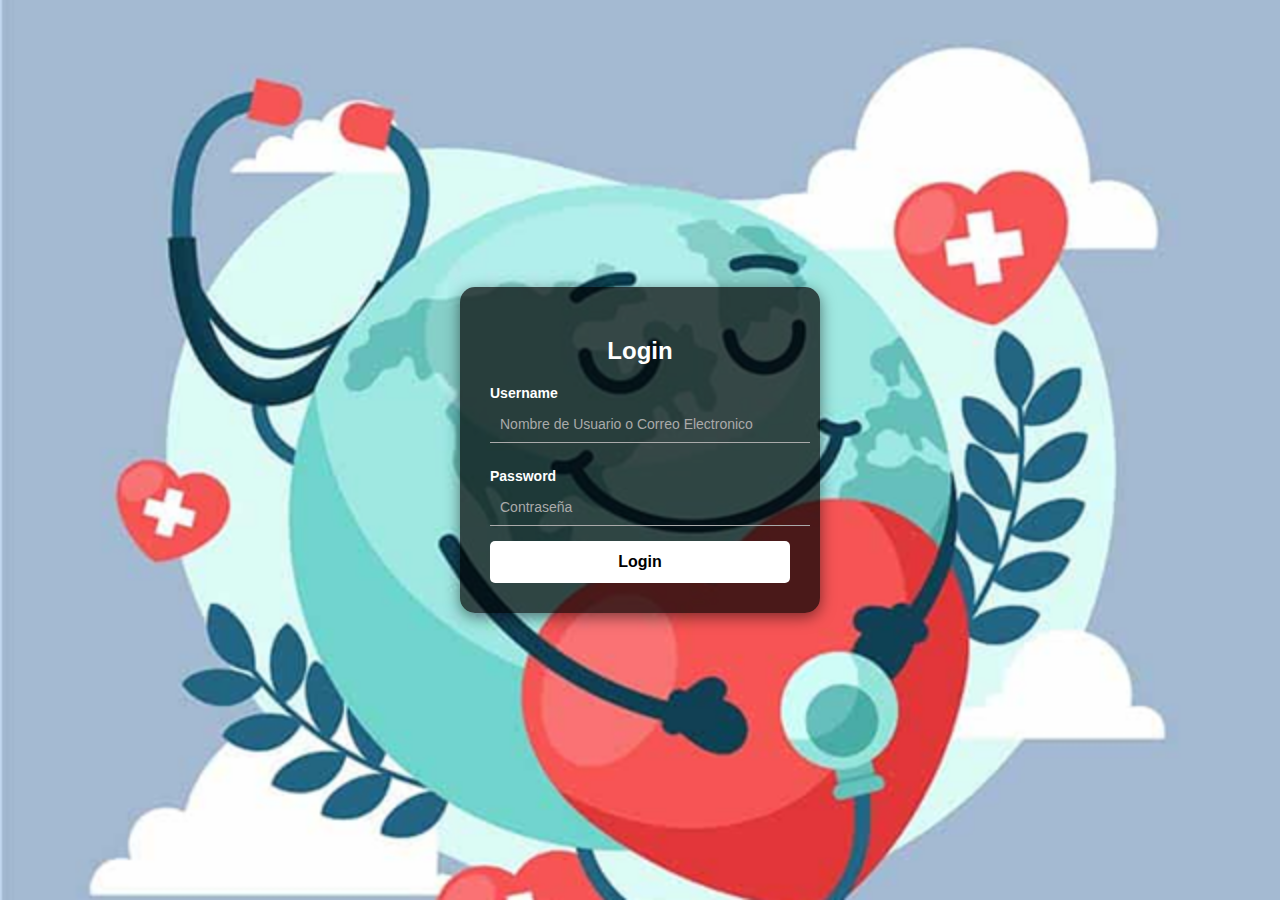
<file: index.html>
<!DOCTYPE html>
<html lang="es">

<head>
    <meta charset="UTF-8">
    <meta name="viewport" content="width=device-width, initial-scale=1.0">
    <title>Login</title>
    <link rel="stylesheet" href="css/login.css">
</head>

<body>
    <div class="login-container">
        <h2>Login</h2>
        <form id="loginForm">
            <label for="username">Username</label>
            <input type="email" id="username" placeholder="Nombre de Usuario o Correo Electronico" required>

            <label for="password">Password</label>
            <input type="password" id="password" placeholder="Contraseña" required>

            <button type="submit">Login</button>
        </form>
    </div>
    <script src="javascript/login.js"></script>
</body>


</html>
</file>
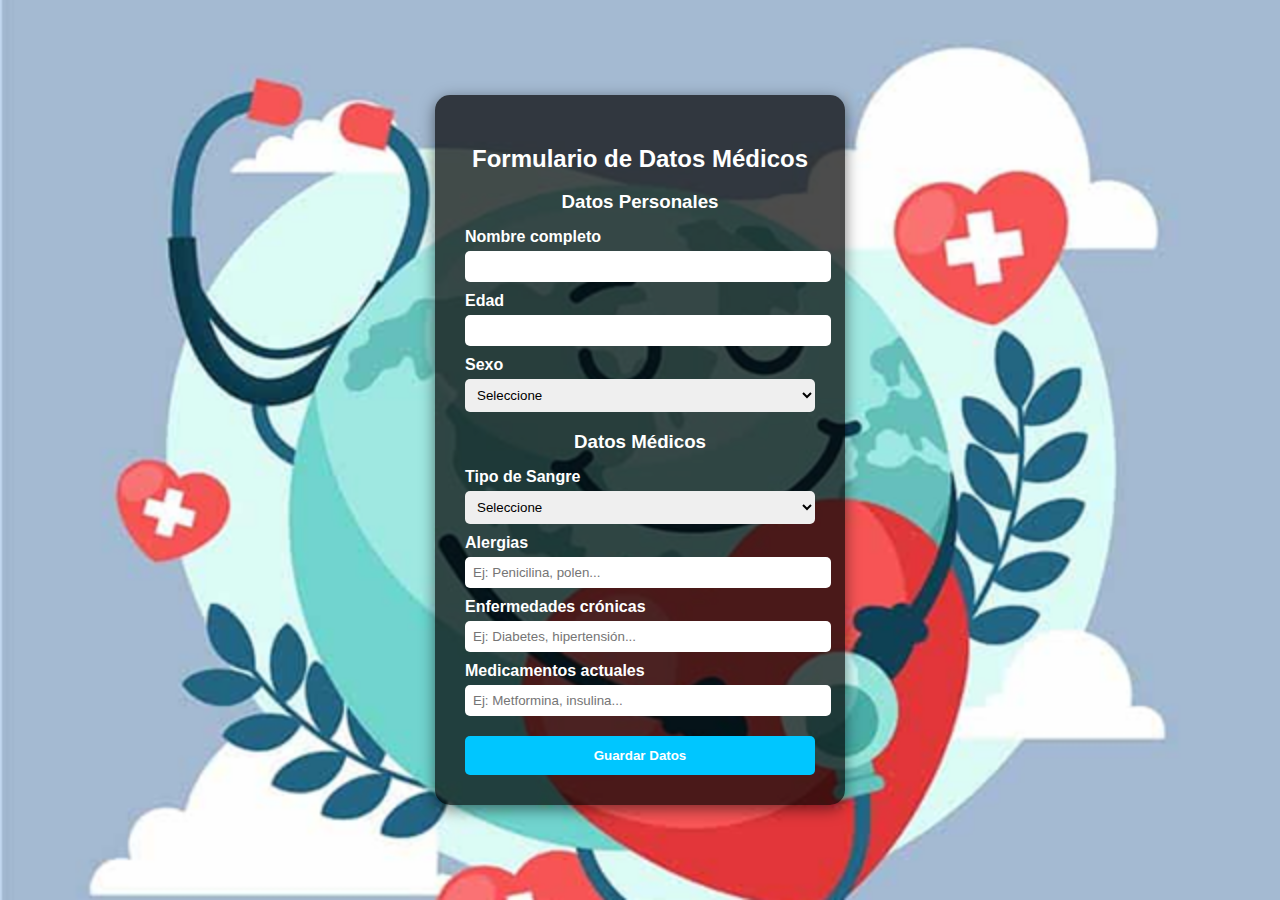
<file: datos-medicos.html>
<!DOCTYPE html>
<html lang="es">

<head>
    <meta charset="UTF-8">
    <meta name="viewport" content="width=device-width, initial-scale=1.0">
    <title>Datos Médicos</title>
    <link rel="stylesheet" href="css/datos-medicos.css">
</head>

<body>
    <div class="form-container">
        <h2>Formulario de Datos Médicos</h2>
        <form id="medicosForm">
            <h3>Datos Personales</h3>
            <label for="nombre">Nombre completo</label>
            <input type="text" id="nombre" required>

            <label for="edad">Edad</label>
            <input type="number" id="edad" min="0" required>

            <label for="sexo">Sexo</label>
            <select id="sexo" required>
                <option value="">Seleccione</option>
                <option value="M">Masculino</option>
                <option value="F">Femenino</option>
                <option value="O">Otro</option>
            </select>

            <h3>Datos Médicos</h3>
            <label for="sangre">Tipo de Sangre</label>
            <select id="sangre" required>
                <option value="">Seleccione</option>
                <option value="A+">A+</option>
                <option value="A-">A-</option>
                <option value="B+">B+</option>
                <option value="B-">B-</option>
                <option value="AB+">AB+</option>
                <option value="AB-">AB-</option>
                <option value="O+">O+</option>
                <option value="O-">O-</option>
            </select>

            <label for="alergias">Alergias</label>
            <input type="text" id="alergias" placeholder="Ej: Penicilina, polen...">

            <label for="enfermedades">Enfermedades crónicas</label>
            <input type="text" id="enfermedades" placeholder="Ej: Diabetes, hipertensión...">

            <label for="medicamentos">Medicamentos actuales</label>
            <input type="text" id="medicamentos" placeholder="Ej: Metformina, insulina...">

            <button type="submit">Guardar Datos</button>
        </form>
    </div>
    <script src="javascript/datos-medicos.js"></script>
</body>


</html>
</file>
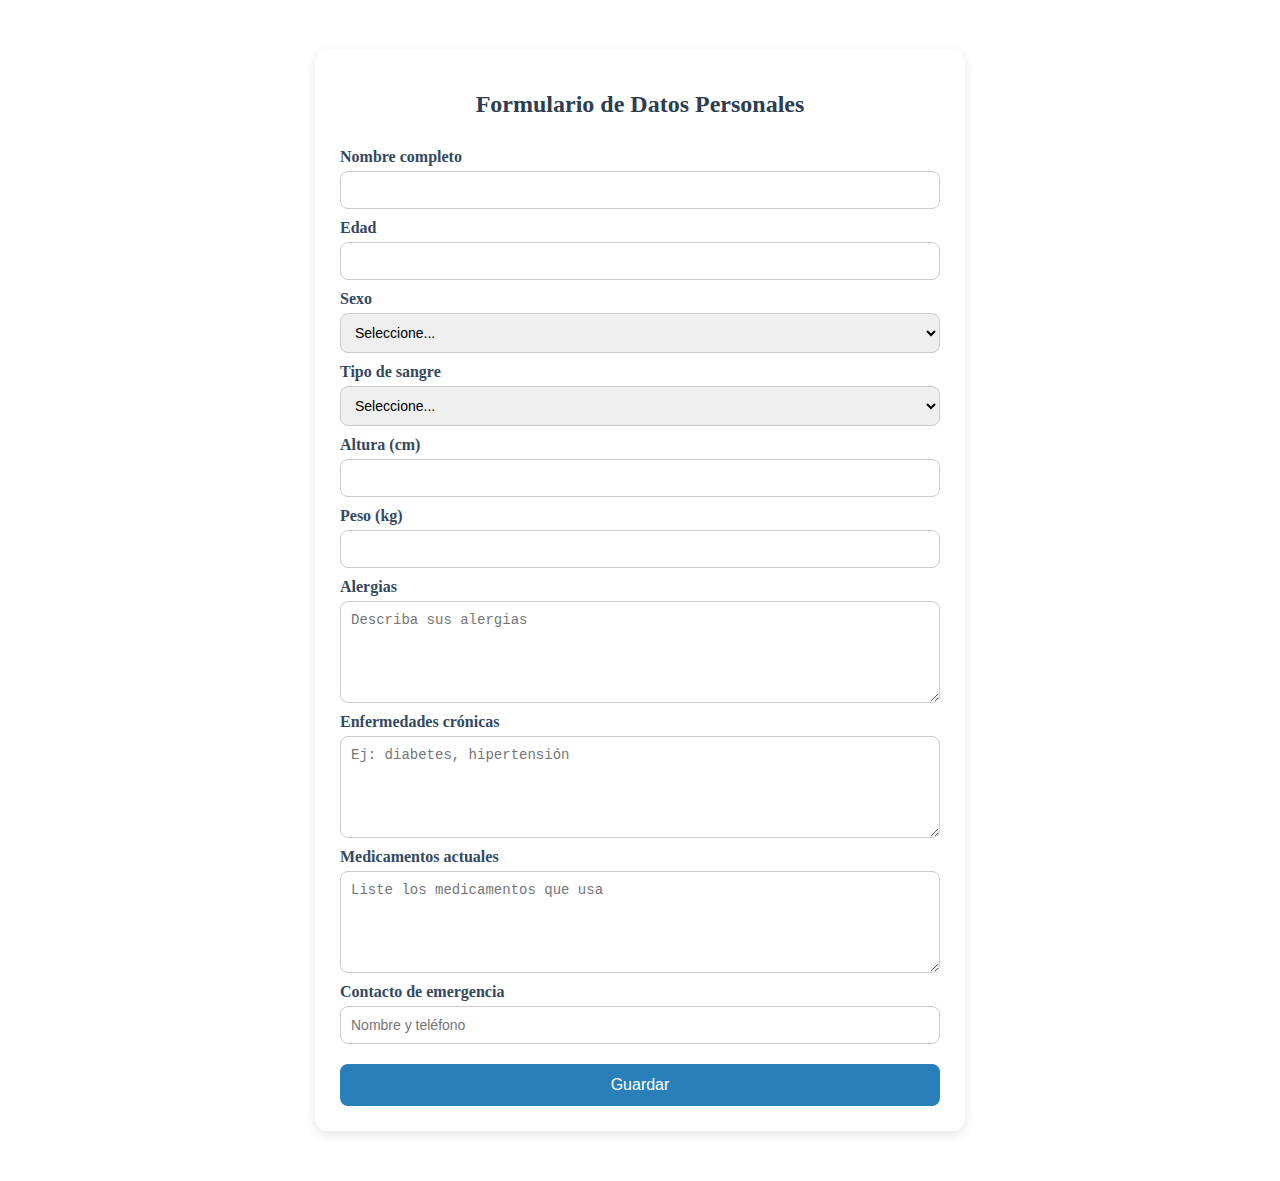
<file: datos-personales.html>
<!DOCTYPE html>
<html lang="es">
<head>
    <meta charset="UTF-8">
    <meta name="viewport" content="width=device-width, initial-scale=1.0">
    <title>Datos Médicos</title>
    <link rel="stylesheet" href="css/datos-personales.css">
</head>
<body>
    <div class="container">
        <h1>Formulario de Datos Personales</h1>
        <form action="#" method="post" class="form-datos">
            
            <label for="nombre">Nombre completo</label>
            <input type="text" id="nombre" name="nombre" required>

            <label for="edad">Edad</label>
            <input type="number" id="edad" name="edad" min="0" required>

            <label for="sexo">Sexo</label>
            <select id="sexo" name="sexo" required>
                <option value="">Seleccione...</option>
                <option value="masculino">Masculino</option>
                <option value="femenino">Femenino</option>
            </select>

            <label for="sangre">Tipo de sangre</label>
            <select id="sangre" name="sangre" required>
                <option value="">Seleccione...</option>
                <option value="A+">A+</option>
                <option value="A-">A-</option>
                <option value="B+">B+</option>
                <option value="B-">B-</option>
                <option value="O+">O+</option>
                <option value="O-">O-</option>
                <option value="AB+">AB+</option>
                <option value="AB-">AB-</option>
            </select>

            <label for="altura">Altura (cm)</label>
            <input type="number" id="altura" name="altura" min="0">

            <label for="peso">Peso (kg)</label>
            <input type="number" id="peso" name="peso" min="0">

            <label for="alergias">Alergias</label>
            <textarea id="alergias" name="alergias" placeholder="Describa sus alergias"></textarea>

            <label for="cronicas">Enfermedades crónicas</label>
            <textarea id="cronicas" name="cronicas" placeholder="Ej: diabetes, hipertensión"></textarea>

            <label for="medicamentos">Medicamentos actuales</label>
            <textarea id="medicamentos" name="medicamentos" placeholder="Liste los medicamentos que usa"></textarea>

            <label for="emergencia">Contacto de emergencia</label>
            <input type="text" id="emergencia" name="emergencia" placeholder="Nombre y teléfono">

            <button type="submit" class="btn">Guardar</button>
        </form>
    </div>
</body>
</html>
</file>
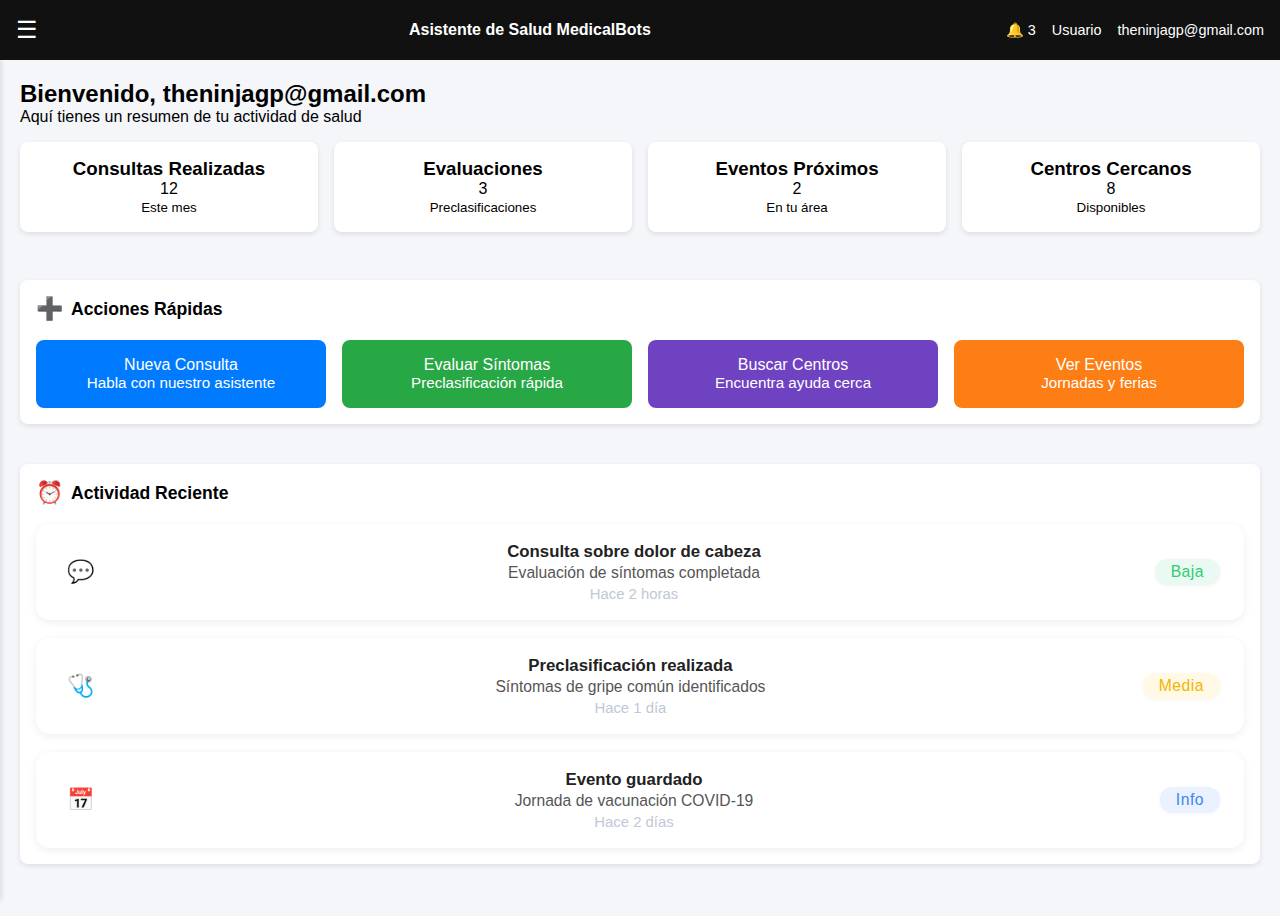
<file: lobby.html>
<!DOCTYPE html>
<html lang="es">

<head>
    <meta charset="UTF-8">
    <meta name="viewport" content="width=device-width, initial-scale=1.0">
    <title>Lobby - Asistente Virtual de Salud</title>
    <link rel="stylesheet" href="/css/lobby.css">
</head>

<body>
    <!-- Topbar -->
    <header class="topbar">
        <button id="toggle-btn" class="toggle-btn">☰</button>
        <div class="topbar-text">
            <span class="title">Asistente de Salud MedicalBots</span>
        </div>
        <div class="user-info">
            <span>🔔 3</span>
            <span>Usuario</span>
            <span>theninjagp@gmail.com</span>
        </div>
    </header>

    <!-- Sidebar (oculto por defecto) -->
    <aside class="sidebar" id="sidebar">
        <nav class="menu">
            <a href="index.html">Inicio</a>
            <a href="chatbot.html">Chatbot</a>
            <a href="preclasificacion">Preclasificación</a>
            <a href="unidad-cercana.html">Centros de Salud</a>
            <a href="calendario.html">Eventos</a>
            <a href="datos-personales.html">Información</a>
            <a href="historial">Mi Actividad</a>
        </nav>
    </aside>

    <!-- Main content -->
    <div class="main">
        <section class="dashboard">
            <h2>Bienvenido, theninjagp@gmail.com</h2>
            <p>Aquí tienes un resumen de tu actividad de salud</p>

            <div class="cards">
                <div class="card">
                    <h3>Consultas Realizadas</h3>
                    <p>12</p>
                    <small>Este mes</small>
                </div>
                <div class="card">
                    <h3>Evaluaciones</h3>
                    <p>3</p>
                    <small>Preclasificaciones</small>
                </div>
                <div class="card">
                    <h3>Eventos Próximos</h3>
                    <p>2</p>
                    <small>En tu área</small>
                </div>
                <div class="card">
                    <h3>Centros Cercanos</h3>
                    <p>8</p>
                    <small>Disponibles</small>
                </div>
            </div>

            <div class="card card-acciones">
                <h3 style="display:flex;align-items:center;font-size:1.1rem;margin-bottom:18px;"><span style="font-size:22px;margin-right:8px;">➕</span> Acciones Rápidas</h3>
                <div class="quick-actions">
                    <button class="blue">Nueva Consulta<br><span style="font-size:0.95em;font-weight:normal;">Habla con nuestro asistente</span></button>
                    <button class="green">Evaluar Síntomas<br><span style="font-size:0.95em;font-weight:normal;">Preclasificación rápida</span></button>
                    <button class="purple">Buscar Centros<br><span style="font-size:0.95em;font-weight:normal;">Encuentra ayuda cerca</span></button>
                    <button class="orange">Ver Eventos<br><span style="font-size:0.95em;font-weight:normal;">Jornadas y ferias</span></button>
                </div>
            </div>

            <div class="card card-actividad">
                <h3 style="display:flex;align-items:center;font-size:1.1rem;margin-bottom:18px;"><span style="font-size:22px;margin-right:8px;">⏰</span> Actividad Reciente</h3>
                <div class="actividad-lista">
                    <div class="actividad-tarjeta">
                        <div class="actividad-izq">
                            <div class="actividad-icono"><span style="font-size:22px;color:#bfc8d7;">💬</span></div>
                        </div>
                        <div class="actividad-centro">
                            <div class="actividad-titulo">Consulta sobre dolor de cabeza</div>
                            <div class="actividad-desc">Evaluación de síntomas completada</div>
                            <div class="actividad-fecha">Hace 2 horas</div>
                        </div>
                        <div class="actividad-der">
                            <span class="actividad-estado baja">Baja</span>
                        </div>
                    </div>
                    <div class="actividad-tarjeta">
                        <div class="actividad-izq">
                            <div class="actividad-icono"><span style="font-size:22px;color:#bfc8d7;">🩺</span></div>
                        </div>
                        <div class="actividad-centro">
                            <div class="actividad-titulo">Preclasificación realizada</div>
                            <div class="actividad-desc">Síntomas de gripe común identificados</div>
                            <div class="actividad-fecha">Hace 1 día</div>
                        </div>
                        <div class="actividad-der">
                            <span class="actividad-estado media">Media</span>
                        </div>
                    </div>
                    <div class="actividad-tarjeta">
                        <div class="actividad-izq">
                            <div class="actividad-icono"><span style="font-size:22px;color:#bfc8d7;">📅</span></div>
                        </div>
                        <div class="actividad-centro">
                            <div class="actividad-titulo">Evento guardado</div>
                            <div class="actividad-desc">Jornada de vacunación COVID-19</div>
                            <div class="actividad-fecha">Hace 2 días</div>
                        </div>
                        <div class="actividad-der">
                            <span class="actividad-estado info">Info</span>
                        </div>
                    </div>
                </div>
            </div>
        </section>
    </div>

    <script src="/js/lobby.js"></script>
</body>

</html>
</file>
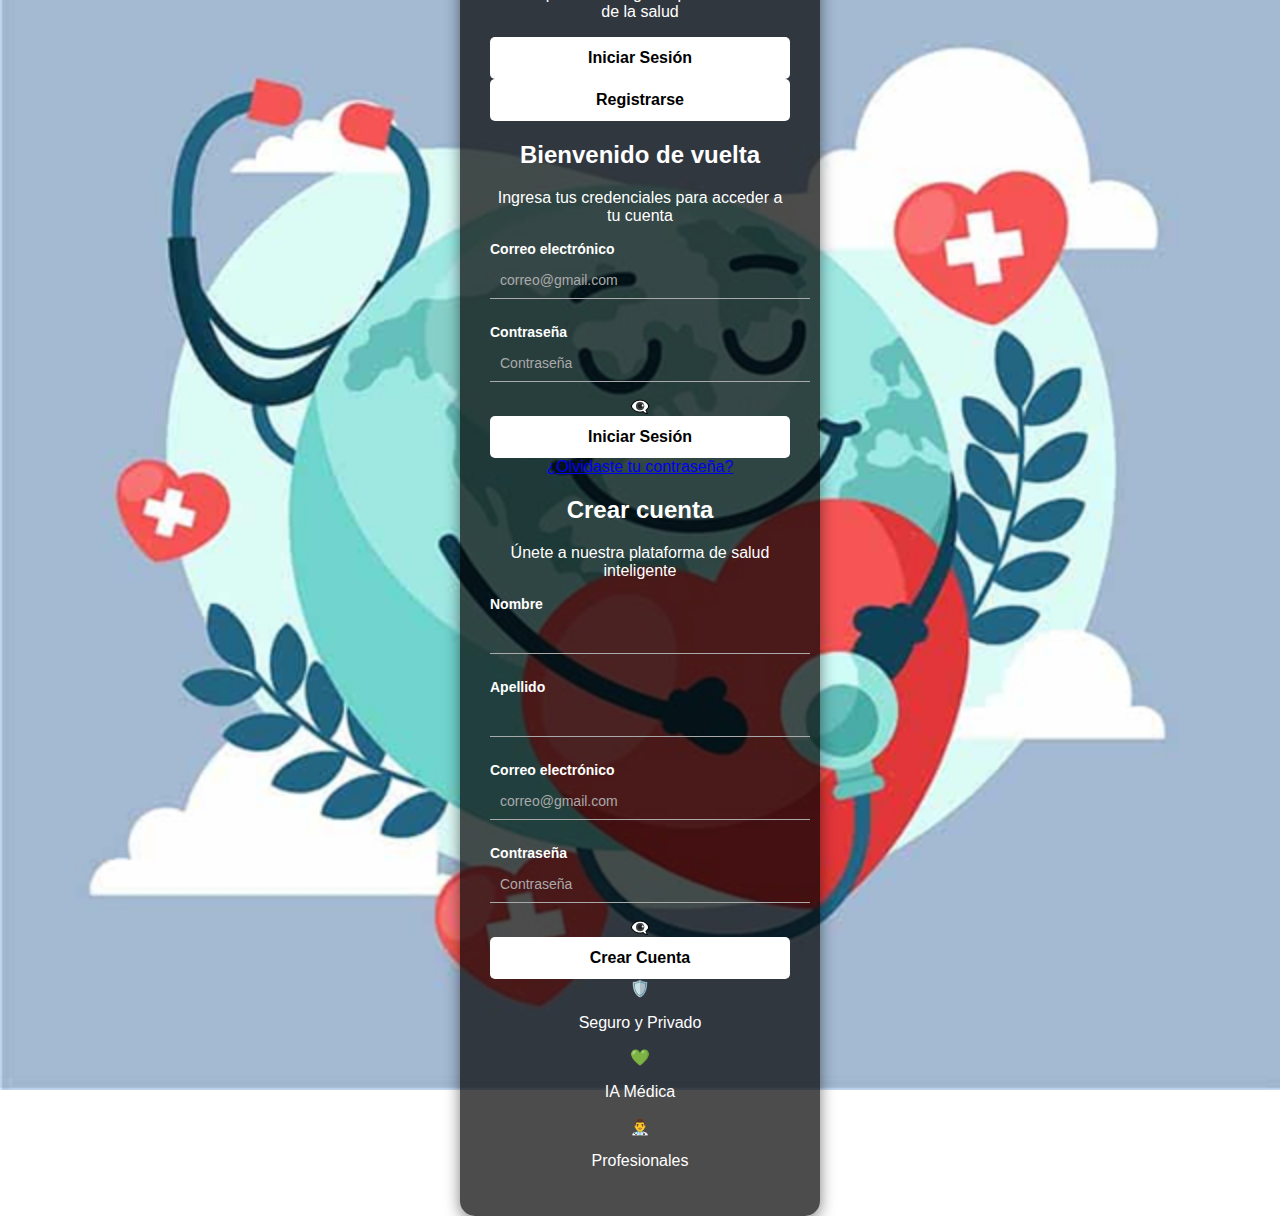
<file: login.html>
<!DOCTYPE html>
<html lang="es">

<head>
    <meta charset="UTF-8">
    <meta name="viewport" content="width=device-width, initial-scale=1.0">
    <title>SaludIA - Iniciar Sesión</title>
    <link rel="stylesheet" href="css/login.css">
</head>

<body>
    <main class="login-container">
        <div class="icono-principal">
            <img src="images/MedicalBots.png" alt="Logo SaludIA" style="width: 150px; height: 150px; object-fit: contain; border-radius: 0; background: none;">
        </div>
        <h1>Asistente Virtual de Salud</h1>
        <p class="subtitulo">Tu compañero inteligente para el cuidado de la salud</p>

        <div class="login-box">
            <div class="tabs">
                <button class="tab active" data-tab="login">Iniciar Sesión</button>
                <button class="tab" data-tab="register">Registrarse</button>
            </div>

            <!-- Formulario de Login -->
            <div class="formulario active" id="login">
                <h2>Bienvenido de vuelta</h2>
                <p>Ingresa tus credenciales para acceder a tu cuenta</p>

                <label for="email">Correo electrónico</label>
                <input type="email" id="email" placeholder="correo@gmail.com">

                <label for="password">Contraseña</label>
                <div class="password-container">
                    <input type="password" id="password" placeholder="Contraseña">
                    <span class="toggle-password" data-target="password">👁️‍🗨️</span>
                </div>

                <button class="btn-login">Iniciar Sesión</button>

                <a href="#" class="olvide">¿Olvidaste tu contraseña?</a>
            </div>

            <!-- Formulario de Registro -->
            <div class="formulario" id="register">
                <h2>Crear cuenta</h2>
                <p>Únete a nuestra plataforma de salud inteligente</p>

                <div class="grid-2">
                    <div>
                        <label for="nombre">Nombre</label>
                        <input type="text" id="nombre">
                    </div>
                    <div>
                        <label for="apellido">Apellido</label>
                        <input type="text" id="apellido">
                    </div>
                </div>

                <label for="email-reg">Correo electrónico</label>
                <input type="email" id="email-reg" placeholder="correo@gmail.com">

                <label for="password-reg">Contraseña</label>
                <div class="password-container">
                    <input type="password" id="password-reg" placeholder="Contraseña">
                    <span class="toggle-password" data-target="password-reg">👁️‍🗨️</span>
                </div>

                <button class="btn-login">Crear Cuenta</button>
            </div>
        </div>

        <div class="features">
            <div>
                <span>🛡️</span>
                <p>Seguro y Privado</p>
            </div>
            <div>
                <span>💚</span>
                <p>IA Médica</p>
            </div>
            <div>
                <span>👨‍⚕️</span>
                <p>Profesionales</p>
            </div>
        </div>
    </main>

    <!-- JavaScript separado -->
    <script src="js/login.js"></script>
</body>


</html>
</file>
<file: css/login.css>
/* Fondo de pantalla con imagen (puedes cambiar la URL) */
body {
    margin: 0;
    padding: 0;
    font-family: Arial, sans-serif;
    height: 100vh;
    display: flex;
    justify-content: center;
    align-items: center;
    background: url("/images/Salud.png") no-repeat center center/cover;
}

/* Contenedor del login */
.login-container {
    background: rgba(0, 0, 0, 0.7);
    padding: 30px;
    border-radius: 15px;
    box-shadow: 0 4px 15px rgba(0, 0, 0, 0.5);
    width: 300px;
    text-align: center;
    color: white;
}

/* Título */
.login-container h2 {
    margin-bottom: 20px;
    font-size: 24px;
}

/* Labels */
.login-container label {
    display: block;
    text-align: left;
    margin: 10px 0 5px;
    font-size: 14px;
    font-weight: bold;
}

/* Inputs */
.login-container input {
    width: 100%;
    padding: 10px;
    margin-bottom: 15px;
    border: none;
    outline: none;
    border-bottom: 1px solid #aaa;
    background: transparent;
    color: white;
    font-size: 14px;
}

/* Placeholder color */
.login-container input::placeholder {
    color: #aaa;
}

/* Botón */
.login-container button {
    width: 100%;
    padding: 12px;
    border: none;
    background: white;
    color: black;
    font-weight: bold;
    font-size: 16px;
    border-radius: 5px;
    cursor: pointer;
    transition: 0.3s;
}

.login-container button:hover {
    background: #ddd;
}
</file>
<file: css/datos-medicos.css>
body {
    margin: 0;
    padding: 0;
    font-family: Arial, sans-serif;
    color: #fff;
    display: flex;
    justify-content: center;
    align-items: center;
    min-height: 100vh;
    background: url("/images/Salud.png") no-repeat center center/cover;
}

.form-container {
    background: rgba(0, 0, 0, 0.7);
    padding: 30px;
    border-radius: 15px;
    width: 350px;
    box-shadow: 0 4px 15px rgba(0, 0, 0, 0.5);
}

h2,
h3 {
    text-align: center;
    margin-bottom: 15px;
}

label {
    display: block;
    margin-top: 10px;
    font-weight: bold;
}

input,
select {
    width: 100%;
    padding: 8px;
    margin-top: 5px;
    border: none;
    border-radius: 5px;
    outline: none;
}

button {
    margin-top: 20px;
    width: 100%;
    padding: 12px;
    border: none;
    background: #00c6ff;
    color: white;
    font-weight: bold;
    border-radius: 5px;
    cursor: pointer;
    transition: 0.3s;
}

button:hover {
    background: #0072ff;
}
</file>
<file: css/datos-personales.css>
/* Contenedor general */
.container {
    max-width: 600px;
    margin: 50px auto;
    background: #ffffff;
    padding: 25px;
    border-radius: 12px;
    box-shadow: 0px 4px 12px rgba(0,0,0,0.1);
}

/* Título */
.container h1 {
    text-align: center;
    margin-bottom: 20px;
    color: #2c3e50;
    font-size: 24px;
}

/* Estilo del formulario */
.form-datos {
    display: flex;
    flex-direction: column;
}

/* Labels */
.form-datos label {
    margin: 10px 0 5px;
    font-weight: bold;
    color: #34495e;
}

/* Inputs y selects */
.form-datos input,
.form-datos select,
.form-datos textarea {
    padding: 10px;
    border: 1px solid #ccc;
    border-radius: 8px;
    font-size: 14px;
    outline: none;
    transition: all 0.3s ease;
}

/* Efecto focus */
.form-datos input:focus,
.form-datos select:focus,
.form-datos textarea:focus {
    border-color: #2980b9;
    box-shadow: 0 0 5px rgba(41, 128, 185, 0.4);
}

/* Textareas */
.form-datos textarea {
    resize: vertical;
    min-height: 80px;
}

/* Botón */
.form-datos .btn {
    margin-top: 20px;
    padding: 12px;
    background-color: #2980b9;
    color: white;
    font-size: 16px;
    border: none;
    border-radius: 8px;
    cursor: pointer;
    transition: background 0.3s ease;
}

.form-datos .btn:hover {
    background-color: #1f6391;
}
</file>
<file: css/lobby.css>
/* Card general */
.card {
    background: #fff;
    border-radius: 16px;
    box-shadow: 0 2px 8px rgba(0,0,0,0.07);
    padding: 24px;
    margin-bottom: 32px;
}

/* Card de acciones rápidas con margen extra */
.card-acciones {
    margin-bottom: 40px;
}
/* Reset */
* {
    margin: 0;
    padding: 0;
    box-sizing: border-box;
    font-family: sans-serif;
}

body {
    background: #f5f6fa;
}

/* Topbar */
.topbar {
    display: flex;
    justify-content: space-between;
    align-items: center;
    padding: 1rem;
    background: #111;
    color: #fff;
    position: fixed;
    top: 0;
    left: 0;
    right: 0;
    z-index: 1000;
}

.toggle-btn {
    font-size: 1.5rem;
    background: none;
    border: none;
    color: #fff;
    cursor: pointer;
    margin-right: 1rem;
}

.topbar-text {
    display: flex;
    flex-direction: column;
}

.topbar-text .title {
    font-weight: bold;
}

.user-info {
    display: flex;
    gap: 1rem;
    font-size: 0.9rem;
}

/* Sidebar */
.sidebar {
    position: fixed;
    top: 60px;
    /* justo debajo de la barra superior */
    left: 0;
    width: 250px;
    height: calc(100% - 60px);
    background: #fff;
    border-right: 1px solid #ddd;
    box-shadow: 2px 0 5px rgba(0, 0, 0, 0.1);
    transform: translateX(-100%);
    transition: transform 0.3s ease;
    z-index: 999;
}

.sidebar.active {
    transform: translateX(0);
}

.menu {
    display: flex;
    flex-direction: column;
}

.menu a {
    padding: 1rem;
    text-decoration: none;
    color: #333;
    border-bottom: 1px solid #eee;
}

.menu a:hover {
    background: #f0f0f0;
}

/* Main */
.main {
    padding: 80px 20px 20px;
    /* espacio para topbar */
}

/* Dashboard */
.cards {
    display: grid;
    grid-template-columns: repeat(auto-fit, minmax(200px, 1fr));
    gap: 1rem;
    margin: 1rem 0;
}

.card {
    background: #fff;
    padding: 1rem;
    border-radius: 8px;
    box-shadow: 0 2px 5px rgba(0, 0, 0, 0.1);
    text-align: center;
}

.quick-actions {
    display: grid;
    grid-template-columns: repeat(auto-fit, minmax(150px, 1fr));
    gap: 1rem;
    margin-top: 1rem;
}

.quick-actions button {
    border: none;
    color: #fff;
    padding: 1rem;
    border-radius: 8px;
    cursor: pointer;
    font-size: 1rem;
}

.blue {
    background: #007bff;
}

.green {
    background: #28a745;
}

.purple {
    background: #6f42c1;
}

.orange {
    background: #fd7e14;
}

.quick-actions button:hover {
    opacity: 0.9;
}

/* Actividad Reciente - Tarjetas */
.actividad-lista {
    display: flex;
    flex-direction: column;
    gap: 18px;
}

.actividad-tarjeta {
    display: flex;
    align-items: center;
    background: #fff;
    border-radius: 14px;
    box-shadow: 0 2px 8px rgba(0,0,0,0.07);
    padding: 18px 24px;
    transition: box-shadow 0.2s;
}
.actividad-tarjeta:hover {
    box-shadow: 0 4px 16px rgba(0,0,0,0.10);
}
.actividad-izq {
    flex: 0 0 40px;
    display: flex;
    align-items: center;
    justify-content: center;
    margin-right: 18px;
}
.actividad-centro {
    flex: 1;
    display: flex;
    flex-direction: column;
    gap: 2px;
}
.actividad-titulo {
    font-weight: 600;
    font-size: 1.05rem;
    color: #222;
}
.actividad-desc {
    color: #555;
    font-size: 0.98rem;
}
.actividad-fecha {
    color: #bfc8d7;
    font-size: 0.93rem;
    margin-top: 2px;
}
.actividad-der {
    flex: 0 0 70px;
    display: flex;
    align-items: center;
    justify-content: flex-end;
}
.actividad-estado {
    padding: 4px 16px;
    border-radius: 12px;
    font-size: 0.98rem;
    font-weight: 500;
    box-shadow: 0 1px 4px rgba(0,0,0,0.04);
    letter-spacing: 0.5px;
    display: inline-block;
}
.actividad-estado.baja {
    background: #eafaf3;
    color: #2ecc71;
}
.actividad-estado.media {
    background: #fff9e5;
    color: #f4b400;
}
.actividad-estado.info {
    background: #eaf1ff;
    color: #4285f4;
}
</file>
